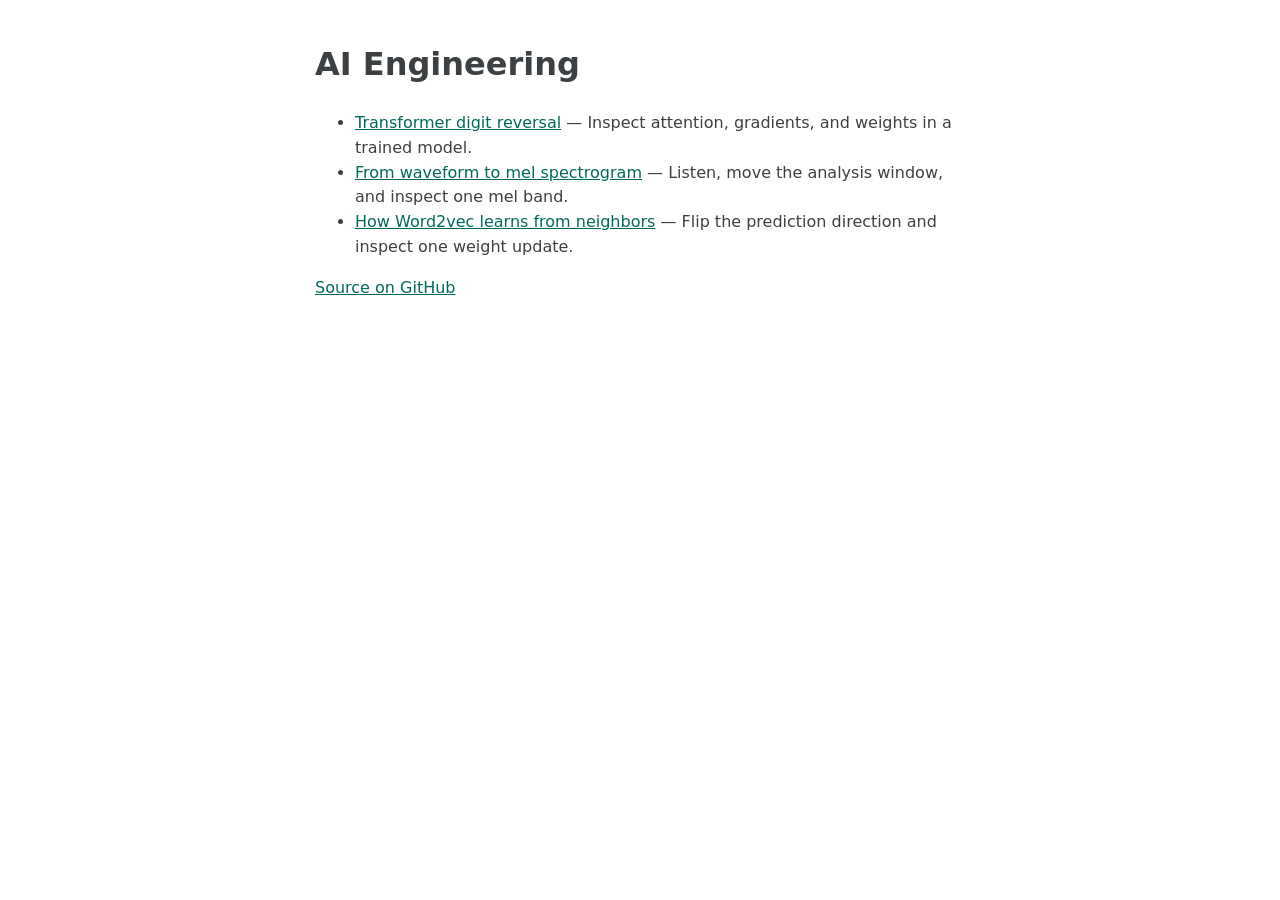
<file: docs/index.html>
<!doctype html>
<html lang="en">
<head>
  <meta charset="utf-8">
  <meta name="viewport" content="width=device-width, initial-scale=1">
  <title>AI Engineering</title>
  <style>body{max-width:650px;margin:40px auto;padding:0 16px;font:16px/1.55 system-ui;color:#3c4043}a{color:#00695c}</style>
</head>
<body>
  <h1>AI Engineering</h1>
  <ul>
    <li><a href="./digit-reversal/">Transformer digit reversal</a> — Inspect attention, gradients, and weights in a trained model.</li>
    <li><a href="./visualizations/mel-spectrogram/">From waveform to mel spectrogram</a> — Listen, move the analysis window, and inspect one mel band.</li>
    <li><a href="./visualizations/word2vec/">How Word2vec learns from neighbors</a> — Flip the prediction direction and inspect one weight update.</li>
  </ul>
  <p><a href="https://github.com/SinghCoder/ai-engineering">Source on GitHub</a></p>
</body>
</html>
</file>
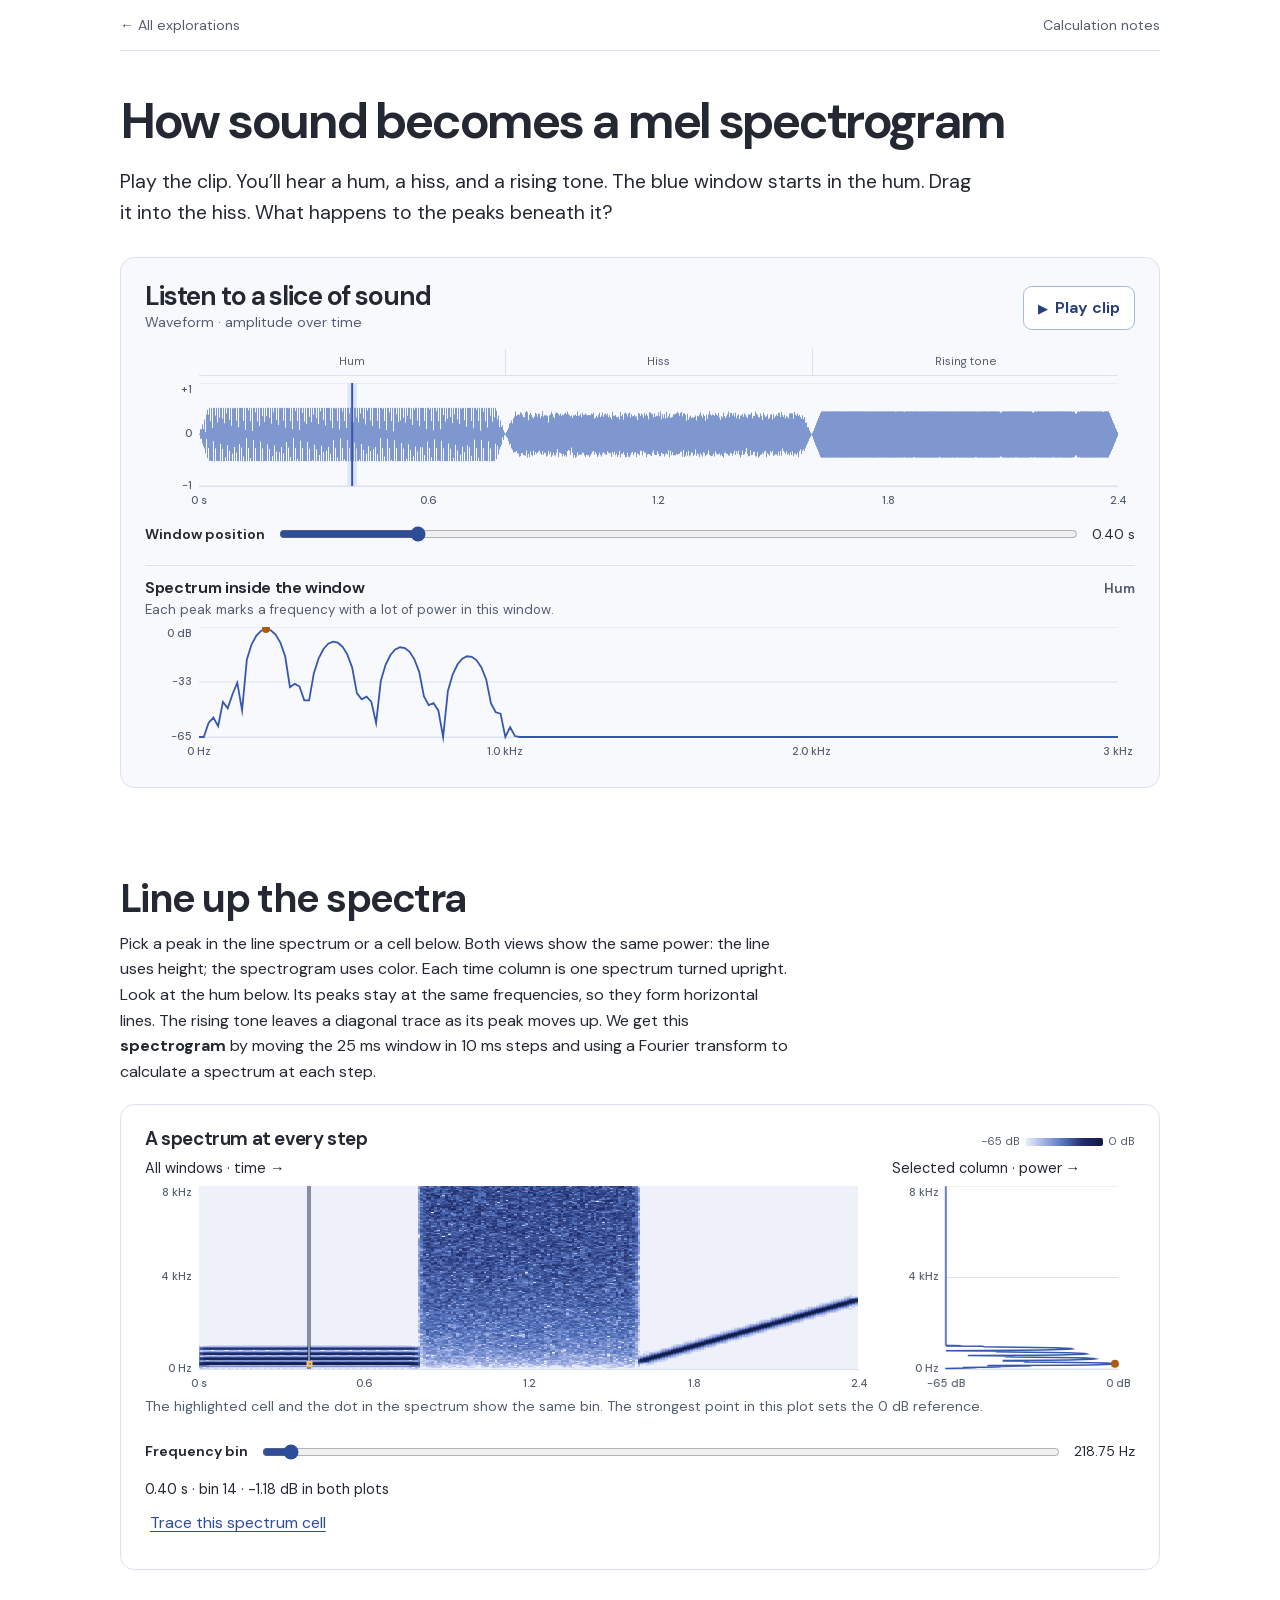
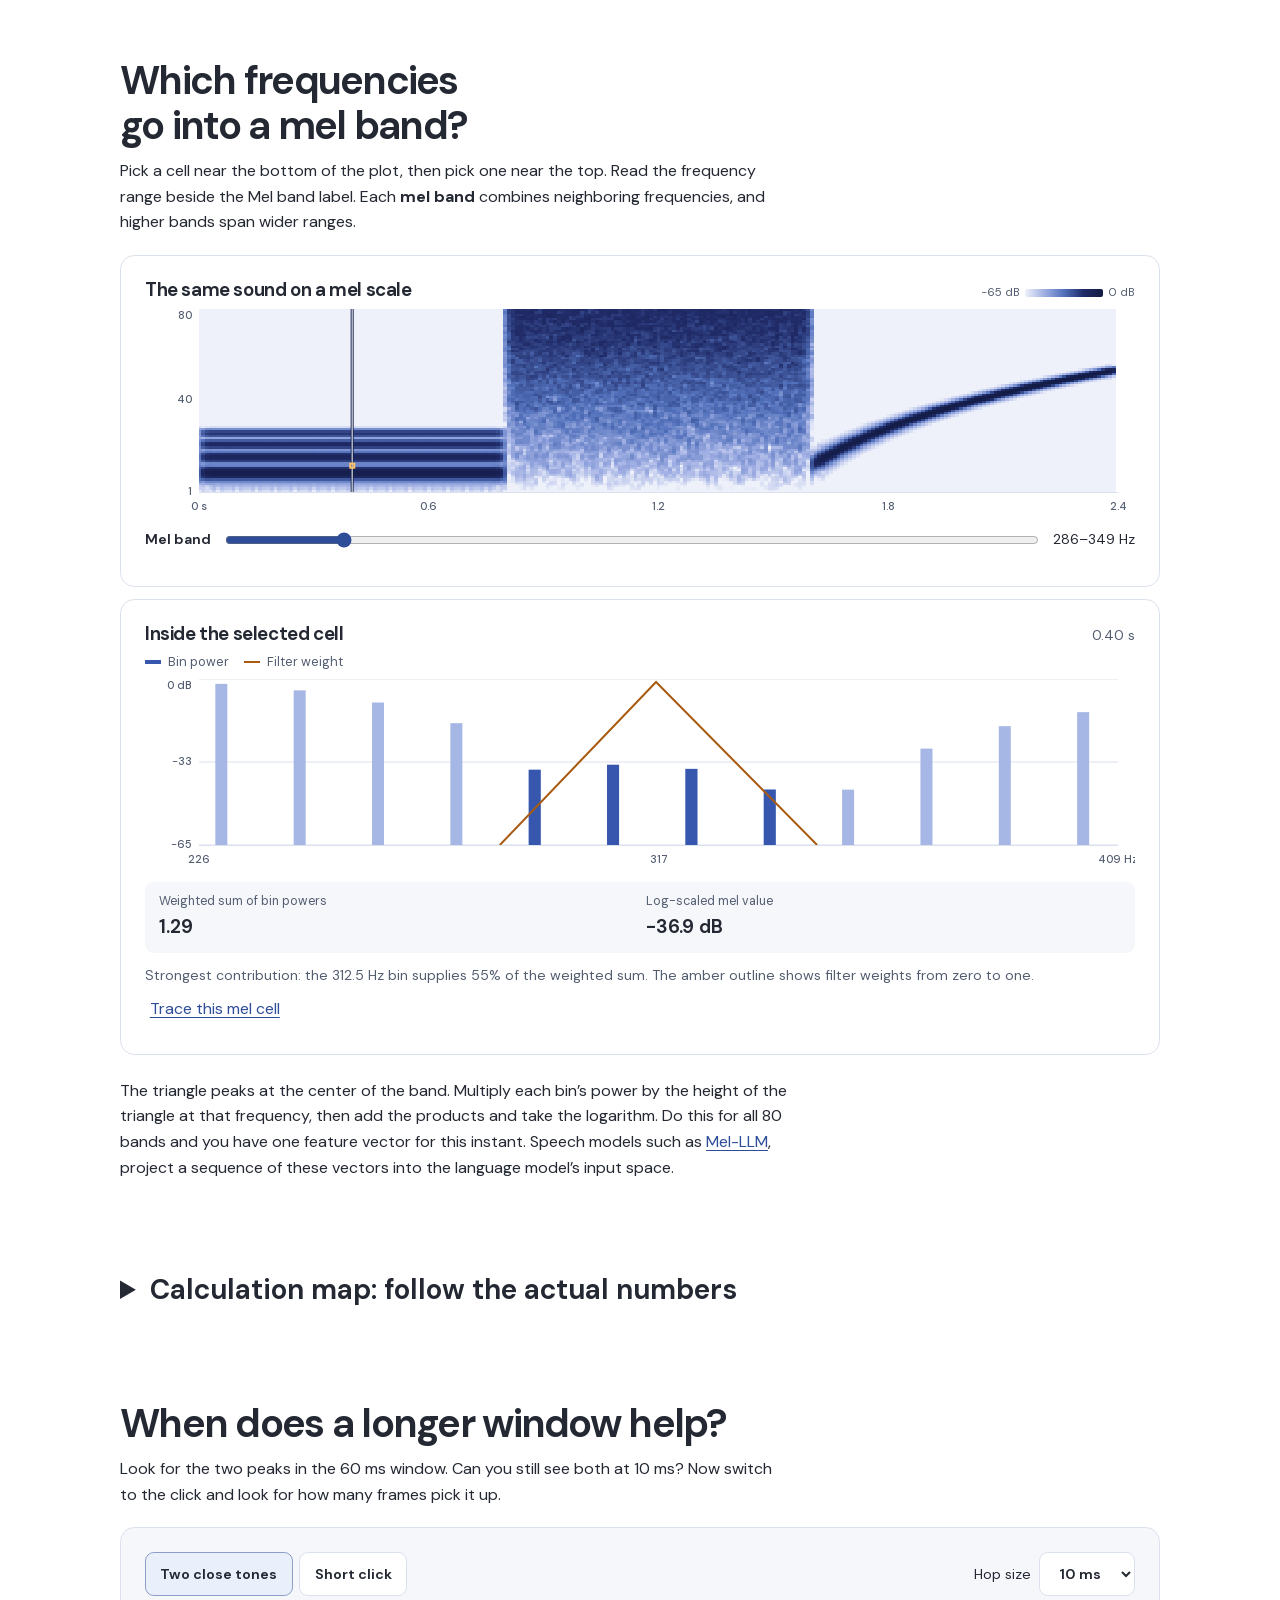
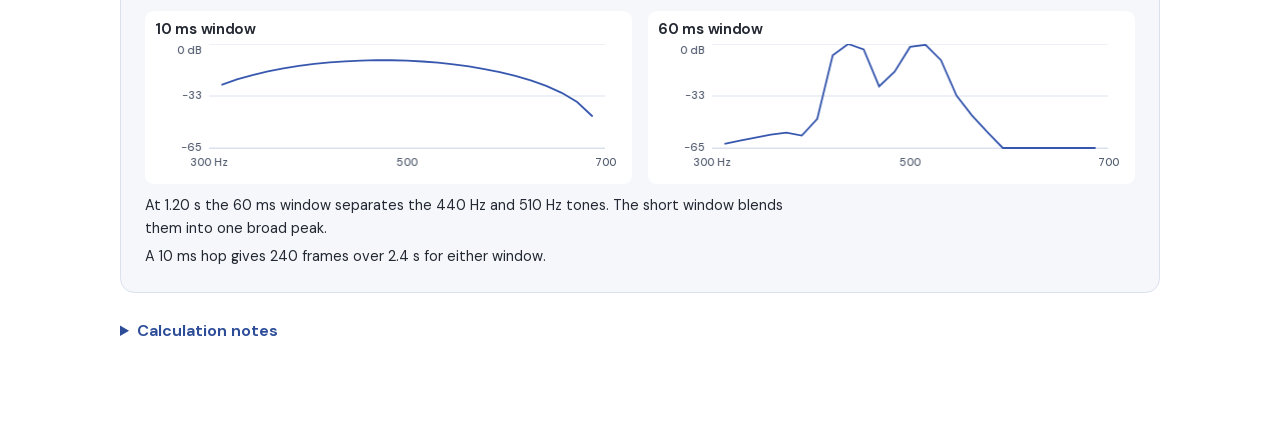
<file: docs/visualizations/mel-spectrogram/index.html>
<!doctype html>
<html lang="en">
<head>
  <meta charset="utf-8">
  <meta name="viewport" content="width=device-width, initial-scale=1">
  <meta name="theme-color" content="#ffffff">
  <meta name="description" content="Listen to a clip, scrub through its spectrogram, and trace one mel value back to the frequencies that contribute to it.">
  <title>How sound becomes a mel spectrogram</title>
  <link rel="stylesheet" href="../editorial.css">
  <link rel="stylesheet" href="mel.css">
  <script src="dsp.js" defer></script>
  <script src="explore.js" defer></script>
  <script src="audit.js" defer></script>
</head>
<body>
  <header class="masthead measure">
    <a href="../../">← All explorations</a>
    <a href="#method">Calculation notes</a>
  </header>
  <main class="measure">
    <h1>How sound becomes a mel spectrogram</h1>
    <p class="lede prose">Play the clip. You’ll hear a hum, a hiss, and a rising tone. The blue window starts in the hum. Drag it into the hiss. What happens to the peaks beneath it?</p>

    <figure class="wave-figure" aria-labelledby="wave-title">
      <div class="figure-head">
        <div>
          <h2 id="wave-title">Listen to a slice of sound</h2>
          <p>Waveform · amplitude over time</p>
        </div>
        <button class="control play" id="play" type="button"><span id="play-icon" aria-hidden="true">▶</span> <span id="play-label">Play clip</span></button>
      </div>
      <div class="regions" aria-hidden="true"><span>Hum</span><span>Hiss</span><span>Rising tone</span></div>
      <canvas id="wave" class="plot wave" role="img" aria-label="Waveform of a hum, a hiss, and a rising tone. The blue window shows the selected frame."></canvas>
      <div class="range-row">
        <label for="frame">Window position</label>
        <input id="frame" type="range" min="0" value="40">
        <output id="frameInfo" for="frame"></output>
      </div>
      <p id="audio-status" class="audio-status" role="status"></p>
      <div class="window-spectrum">
        <div class="figure-head"><h3>Spectrum inside the window</h3><span id="window-region"></span></div>
        <p>Each peak marks a frequency with a lot of power in this window.</p>
        <canvas id="spectrum" class="plot spectrum" role="img" aria-label="Frequency spectrum for the current window, with frequency in hertz and relative power in decibels."></canvas>
      </div>
    </figure>

    <section class="lesson" aria-labelledby="spectrum-title">
      <div class="prose section-intro">
        <h2 id="spectrum-title">Line up the spectra</h2>
        <p>Pick a peak in the line spectrum or a cell below. Both views show the same power: the line uses height; the spectrogram uses color. Each time column is one spectrum turned upright. Look at the hum below. Its peaks stay at the same frequencies, so they form horizontal lines. The rising tone leaves a diagonal trace as its peak moves up. We get this <strong>spectrogram</strong> by moving the 25 ms window in 10 ms steps and using a Fourier transform to calculate a spectrum at each step.</p>
      </div>
      <figure class="map-figure" aria-labelledby="linear-title">
        <div class="figure-head">
          <h3 id="linear-title">A spectrum at every step</h3>
          <span class="scale">−65 dB <span aria-hidden="true"></span> 0 dB</span>
        </div>
        <div class="column-pair">
          <div><p class="comparison-note">All windows · time →</p><canvas id="linear" class="plot map" role="img" aria-label="Spectrogram with time in seconds, frequency in hertz, and a cursor synchronized to the waveform."></canvas></div>
          <div><p class="comparison-note">Selected column · power →</p><canvas id="column" class="plot map" role="img" aria-label="The selected spectrum turned upright, with frequency on the vertical axis and decibels on the horizontal axis."></canvas></div>
        </div>
        <figcaption>The highlighted cell and the dot in the spectrum show the same bin. The strongest point in this plot sets the 0 dB reference.</figcaption>
        <div class="range-row">
          <label for="bin">Frequency bin</label>
          <input id="bin" type="range" min="0" max="512" value="14">
          <output id="bin-frequency" for="bin"></output>
        </div>
        <p id="bin-result" class="comparison-note"></p>
        <button id="trace-bin" class="text-control" type="button">Trace this spectrum cell</button>
      </figure>
    </section>

    <section class="lesson" aria-labelledby="mel-title">
      <div class="prose section-intro">
        <h2 id="mel-title">Which frequencies go into a mel band?</h2>
        <p>Pick a cell near the bottom of the plot, then pick one near the top. Read the frequency range beside the Mel band label. Each <strong>mel band</strong> combines neighboring frequencies, and higher bands span wider ranges.</p>
      </div>
      <figure class="map-figure" aria-labelledby="mel-plot-title">
        <div class="figure-head">
          <h3 id="mel-plot-title">The same sound on a mel scale</h3>
          <span class="scale">−65 dB <span aria-hidden="true"></span> 0 dB</span>
        </div>
        <canvas id="mel" class="plot map" role="img" aria-label="Mel spectrogram with time in seconds, bands numbered low to high, and the current cell highlighted."></canvas>
        <div class="range-row">
          <label for="band">Mel band</label>
          <input id="band" type="range" min="1" max="80" value="12">
          <output id="bandInfo" for="band"></output>
        </div>
      </figure>
      <figure class="slice-figure band-figure" aria-labelledby="filter-title">
        <div class="figure-head">
          <h3 id="filter-title">Inside the selected cell</h3>
          <output id="cellTime" for="frame"></output>
        </div>
        <div class="figure-legend"><span><i class="power-swatch"></i> Bin power</span><span><i class="weight-swatch"></i> Filter weight</span></div>
        <canvas id="detail" class="plot detail" role="img" aria-label="Frequency bins around the selected mel band. Solid bars show power and an amber triangle shows filter weights."></canvas>
        <div class="calculation">
          <div><span>Weighted sum of bin powers</span><output id="power" for="frame band"></output></div>
          <div><span>Log-scaled mel value</span><output id="level" for="frame band"></output></div>
        </div>
        <figcaption id="contribution"></figcaption>
        <button id="trace-mel" class="text-control" type="button">Trace this mel cell</button>
      </figure>
      <p class="prose bridge">The triangle peaks at the center of the band. Multiply each bin’s power by the height of the triangle at that frequency, then add the products and take the logarithm. Do this for all 80 bands and you have one feature vector for this instant. Speech models such as <a href="https://arxiv.org/html/2606.10231v4#S3.SS2">Mel-LLM</a>, project a sequence of these vectors into the language model’s input space.</p>
    </section>

    <section class="lesson" aria-labelledby="audit-title">
      <details id="audit">
        <summary id="audit-title">Calculation map: follow the actual numbers</summary>
        <p class="prose">Start at a result and work backward. The window, frequency bin and mel band stay linked to the plots. <a href="../../digit-reversal/">The digit-reversal Transformer</a> uses the same approach: pick an output, then inspect the operands.</p>
        <div class="audit-controls">
          <label for="audit-frame">Window position</label>
          <input id="audit-frame" type="range" min="0" max="239" value="40">
          <output id="audit-selection" for="audit-frame"></output>
          <label for="audit-bin">Frequency bin</label>
          <input id="audit-bin" type="number" min="0" max="512" value="14">
          <label for="audit-band">Mel band</label>
          <input id="audit-band" type="number" min="1" max="80" value="12">
        </div>
        <div class="audit-map" role="group" aria-label="Calculation stage">
          <button type="button" class="control" data-stage="window">1. Window &amp; pad</button>
          <button type="button" class="control" data-stage="dft">2. Fourier transform</button>
          <button type="button" class="control" data-stage="power">3. Power</button>
          <button type="button" class="control" data-stage="mel">4. Mel filter</button>
          <button type="button" class="control" data-stage="log">5. Log &amp; color</button>
        </div>
        <div id="audit-content" class="audit-content"></div>
        <details id="paper-example" class="method">
          <summary>Work an eight-sample example on paper</summary>
          <p class="prose">This toy frame uses the same Fourier and power operations, with a rectangular window and no padding so the numbers stay small. All eight samples and all five nonnegative-frequency rows are shown. Start with bin 2: multiply its cosine row elementwise by the samples, then add. Repeat with the negative-sine row.</p>
          <div id="paper-content"></div>
        </details>
      </details>
    </section>

    <section class="lesson" aria-labelledby="tradeoff-title">
      <div class="prose section-intro">
        <h2 id="tradeoff-title">When does a longer window help?</h2>
        <p>Look for the two peaks in the 60 ms window. Can you still see both at 10 ms? Now switch to the click and look for how many frames pick it up.</p>
      </div>
      <div class="experiment">
        <div class="experiment-bar">
          <div class="choice" role="group" aria-label="Choose a sound for comparison">
            <button class="control" type="button" data-example="tones" aria-pressed="true">Two close tones</button>
            <button class="control" type="button" data-example="pulse" aria-pressed="false">Short click</button>
          </div>
          <label class="hop-label" for="hop">Hop size <select id="hop" class="control"><option value="5">5 ms</option><option value="10" selected>10 ms</option><option value="20">20 ms</option></select></label>
        </div>
        <div class="comparison">
          <figure><h3>10 ms window</h3><canvas id="shortWindow" class="plot comparison-plot" role="img" aria-label="Result using a 10 millisecond window."></canvas></figure>
          <figure><h3>60 ms window</h3><canvas id="longWindow" class="plot comparison-plot" role="img" aria-label="Result using a 60 millisecond window."></canvas></figure>
        </div>
        <p id="comparison-note" class="comparison-note"></p>
        <p id="hop-note" class="comparison-note" aria-live="polite"></p>
      </div>
      <details id="method" class="prose method">
        <summary>Calculation notes</summary>
        <p>We generate 2.4 seconds of audio at 16 kHz. For each frame, we apply a centered Hann window, pad with zeros, and compute a 1,024-point FFT. We square the magnitudes to get power and space the triangular filters on the HTK mel scale. Each heatmap uses its own peak as the 0 dB reference. Each pair in the window comparison shares a reference.</p>
      </details>
    </section>
  </main>
</body>
</html>
</file>
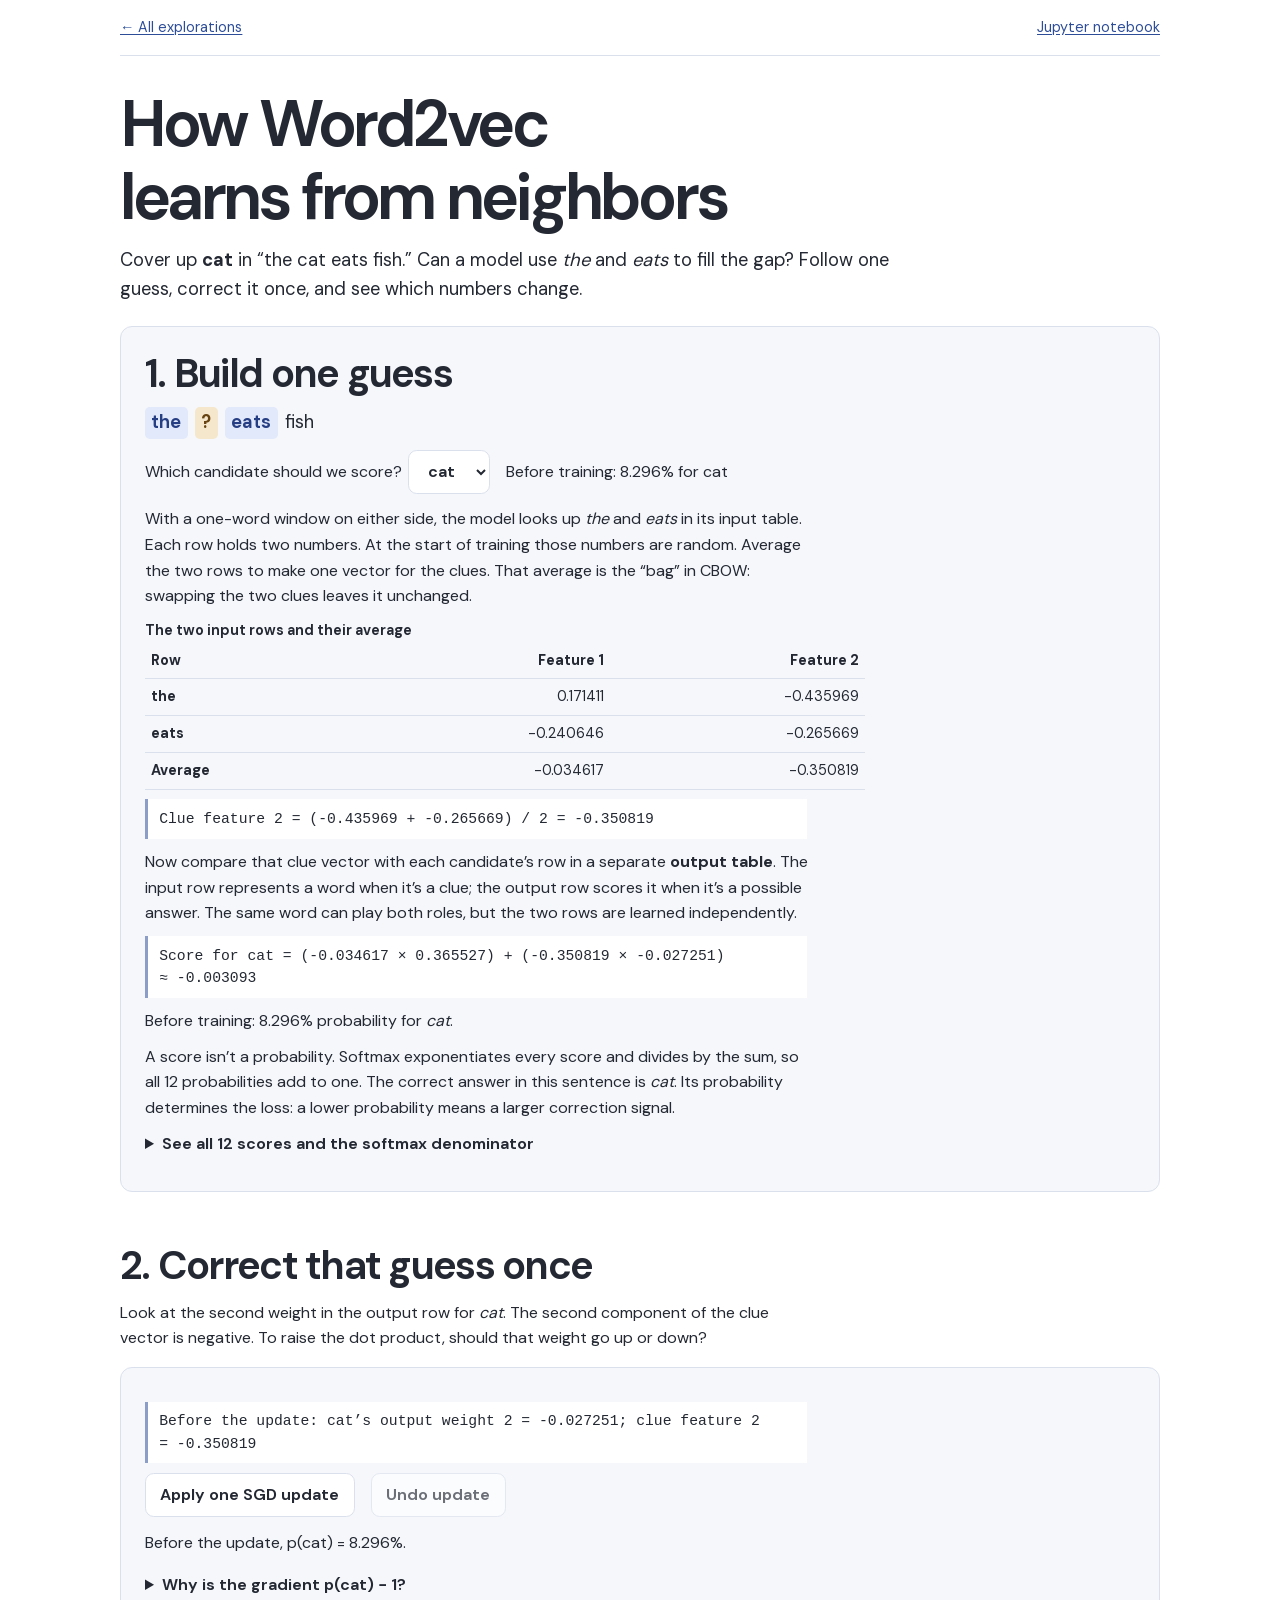
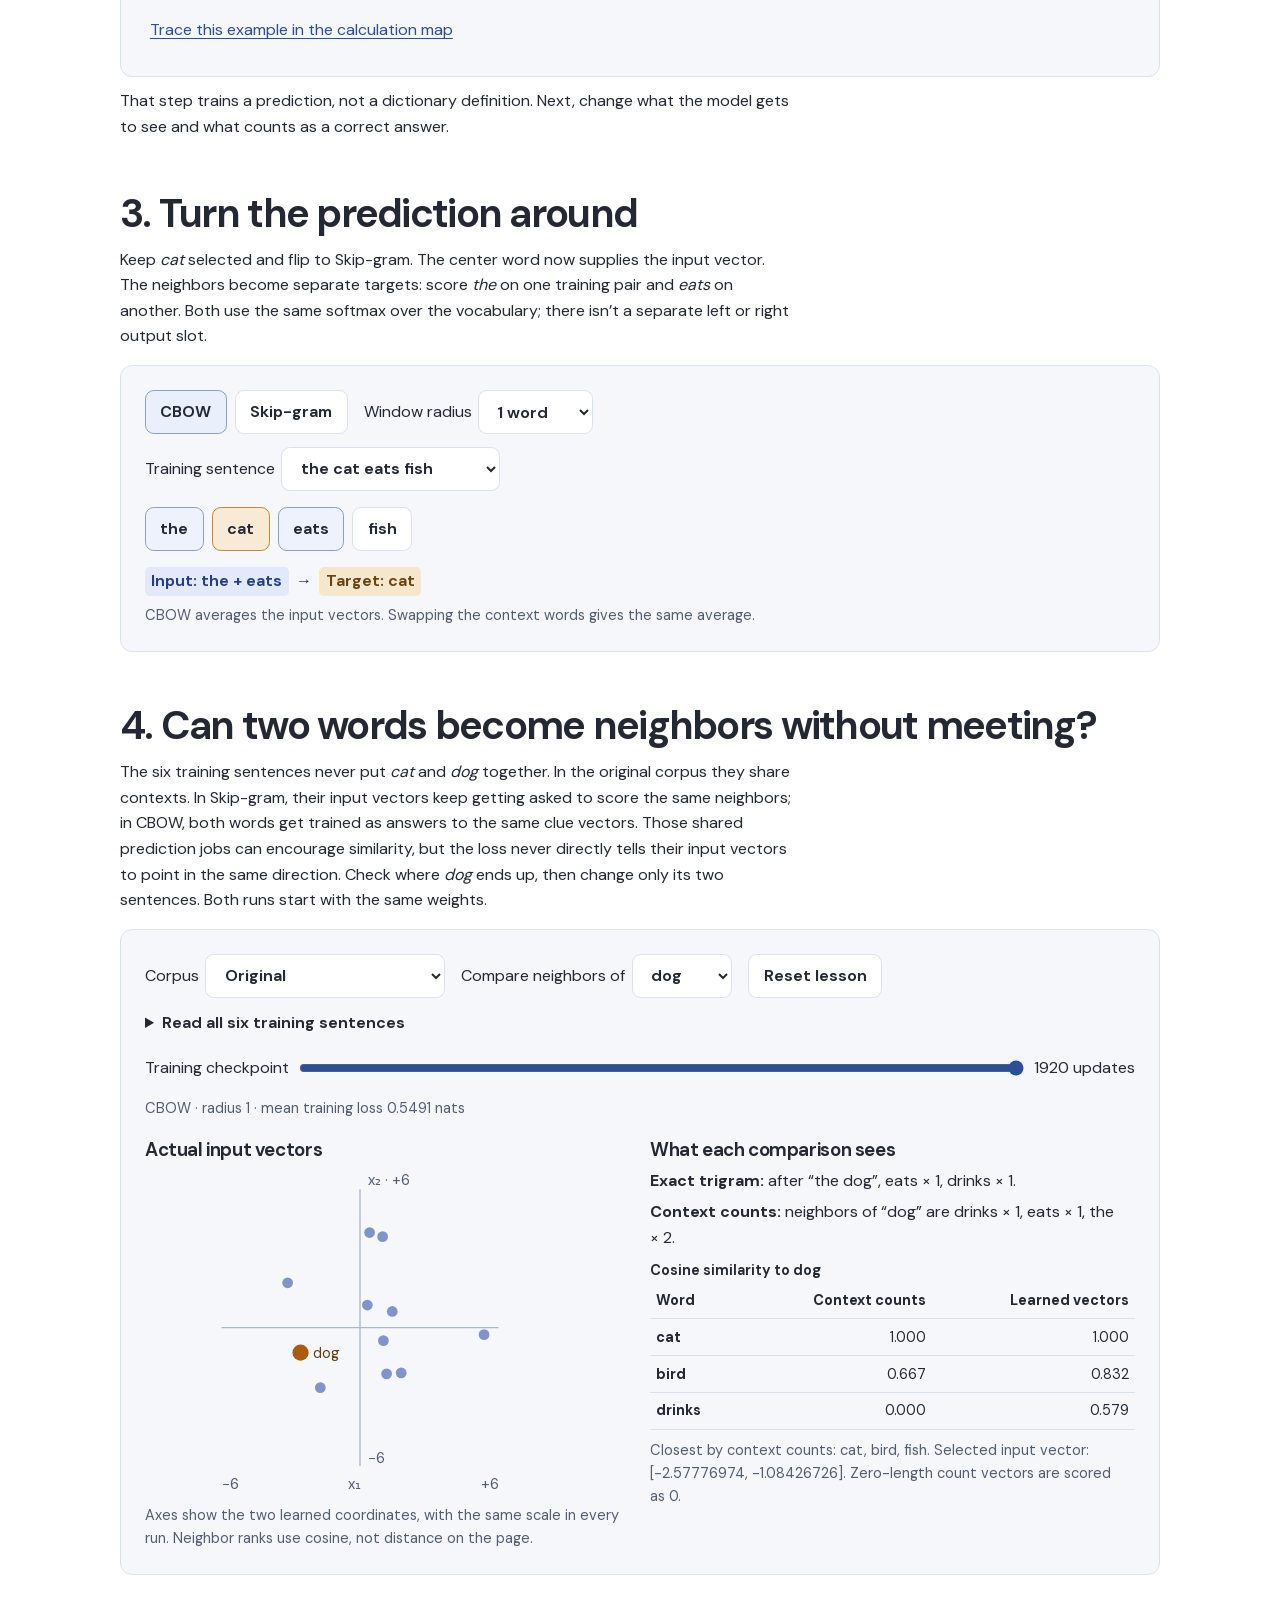
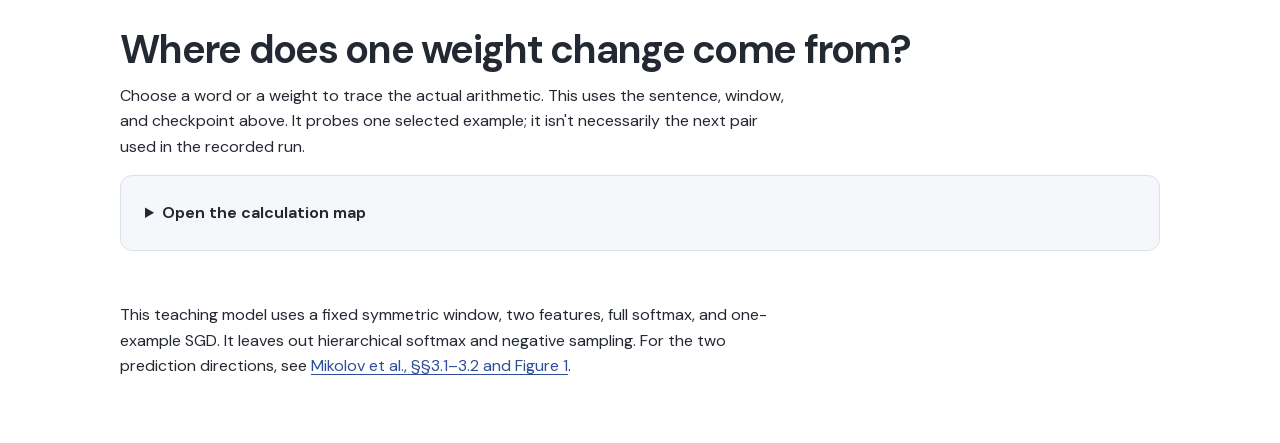
<file: docs/visualizations/word2vec/index.html>
<!doctype html>
<html lang="en">
<head>
<meta charset="utf-8">
<meta name="viewport" content="width=device-width, initial-scale=1">
<title>How Word2vec learns from neighbors</title>
<link rel="stylesheet" href="../editorial.css">
<link rel="stylesheet" href="word2vec.css">
<script defer src="checkpoints.js"></script><script defer src="explore.js"></script>
</head>
<body>
<header class="measure mast"><a href="../../">← All explorations</a><a href="https://github.com/SinghCoder/ai-engineering/blob/main/word2vec/word2vec.ipynb">Jupyter notebook</a></header>
<main class="measure">
<h1>How Word2vec learns from neighbors</h1>
<p class="lede prose">Cover up <strong>cat</strong> in “the cat eats fish.” Can a model use <em>the</em> and <em>eats</em> to fill the gap? Follow one guess, correct it once, and see which numbers change.</p>

<section class="experiment walkthrough" aria-labelledby="walk-title">
  <h2 id="walk-title">1. Build one guess</h2>
  <p class="masked"><span class="clue">the</span> <span class="target">?</span> <span class="clue">eats</span> <span>fish</span></p>
  <div class="controls"><label for="walk-word">Which candidate should we score? <select class="control" id="walk-word"><option value="cat">cat</option><option value="dog">dog</option></select></label><output id="walk-quick" for="walk-word"></output></div>
  <p class="prose">With a one-word window on either side, the model looks up <em>the</em> and <em>eats</em> in its input table. Each row holds two numbers. At the start of training those numbers are random. Average the two rows to make one vector for the clues. That average is the “bag” in CBOW: swapping the two clues leaves it unchanged.</p>
  <div id="walk-average"></div>
  <p class="prose">Now compare that clue vector with each candidate’s row in a separate <strong>output table</strong>. The input row represents a word when it’s a clue; the output row scores it when it’s a possible answer. The same word can play both roles, but the two rows are learned independently.</p>
  <div id="walk-score" aria-live="polite"></div>
  <p class="prose">A score isn’t a probability. Softmax exponentiates every score and divides by the sum, so all 12 probabilities add to one. The correct answer in this sentence is <em>cat</em>. Its probability determines the loss: a lower probability means a larger correction signal.</p>
  <details><summary>See all 12 scores and the softmax denominator</summary><div id="walk-probs"></div></details>
</section>

<section class="lesson" aria-labelledby="learn-title">
  <h2 id="learn-title">2. Correct that guess once</h2>
  <p class="prose">Look at the second weight in the output row for <em>cat</em>. The second component of the clue vector is negative. To raise the dot product, should that weight go up or down?</p>
  <div class="experiment walkthrough">
    <div id="walk-gradient"></div>
    <div class="controls"><button type="button" class="control" id="walk-step">Apply one SGD update</button><button type="button" class="control" id="walk-reset" disabled>Undo update</button></div>
    <div id="walk-result" aria-live="polite"></div>
    <details><summary>Why is the gradient p(cat) − 1?</summary>
      <p class="prose">First differentiate the loss with respect to the <em>score</em>, then the score with respect to the <em>weight</em>.</p>
      <p class="formula">−ln p(cat) = ln Σ exp(score[word]) − score[cat]</p>
      <p class="prose">The derivative of the first term with respect to the cat score is its softmax probability. The derivative of −score[cat] is −1. Finally, the derivative of the cat score with respect to its second output weight is just clue feature 2: that’s the number multiplying the weight in the dot product. Multiply these two derivatives to get the weight gradient.</p>
    </details>
    <button type="button" class="text-control" id="walk-audit">Trace this example in the calculation map</button>
  </div>
  <p class="prose">That step trains a prediction, not a dictionary definition. Next, change what the model gets to see and what counts as a correct answer.</p>
</section>

<section class="lesson" aria-labelledby="direction-title">
<h2 id="direction-title">3. Turn the prediction around</h2>
<p class="prose">Keep <em>cat</em> selected and flip to Skip-gram. The center word now supplies the input vector. The neighbors become separate targets: score <em>the</em> on one training pair and <em>eats</em> on another. Both use the same softmax over the vocabulary; there isn’t a separate left or right output slot.</p>
<section class="experiment" aria-label="Choose which words predict which">
  <div class="controls">
    <div class="choice" role="group" aria-label="Training objective">
      <button class="control" id="cbow" aria-pressed="true">CBOW</button>
      <button class="control" id="skip" aria-pressed="false">Skip-gram</button>
    </div>
    <label for="radius">Window radius <select class="control" id="radius"><option value="1">1 word</option><option value="2">2 words</option></select></label>
  </div>
  <label for="sentence" class="compact">Training sentence <select class="control" id="sentence"></select></label>
  <div id="tokens" class="tokens" role="group" aria-label="Choose a center word"></div>
  <div id="pairs" class="pairs" aria-live="polite"></div>
  <p id="rule" class="note"></p>
</section>
</section>

<section class="lesson">
<h2>4. Can two words become neighbors without meeting?</h2>
<p class="prose">The six training sentences never put <em>cat</em> and <em>dog</em> together. In the original corpus they share contexts. In Skip-gram, their input vectors keep getting asked to score the same neighbors; in CBOW, both words get trained as answers to the same clue vectors. Those shared prediction jobs can encourage similarity, but the loss never directly tells their input vectors to point in the same direction. Check where <em>dog</em> ends up, then change only its two sentences. Both runs start with the same weights.</p>
<div class="experiment">
  <div class="controls">
    <label for="variant">Corpus <select class="control" id="variant"><option value="base">Original</option><option value="edit">Edit the dog sentences</option></select></label>
    <label for="query">Compare neighbors of <select class="control" id="query"></select></label>
    <button class="control" id="reset">Reset lesson</button>
  </div>
  <details><summary>Read all six training sentences</summary><ol id="corpus-list"></ol></details>
  <div class="scrub"><label for="step">Training checkpoint</label><input id="step" type="range" min="0" value="9"><output id="step-label" for="step"></output></div>
  <p id="training" class="note"></p>
  <div class="compare-grid">
    <figure><h3>Actual input vectors</h3><svg id="plot" viewBox="0 0 320 255" role="img" aria-label="Two-dimensional input embedding plot"></svg>
    <figcaption>Axes show the two learned coordinates, with the same scale in every run. Neighbor ranks use cosine, not distance on the page.</figcaption></figure>
    <div><h3>What each comparison sees</h3><div id="counts"></div><div id="neighbors"></div></div>
  </div>
</div>
</section>

<section class="lesson">
<h2>Where does one weight change come from?</h2>
<p class="prose">Choose a word or a weight to trace the actual arithmetic. This uses the sentence, window, and checkpoint above. It probes one selected example; it isn't necessarily the next pair used in the recorded run.</p>
<details id="math" class="experiment">
<summary>Open the calculation map</summary>
<div class="controls">
<label for="pair">Training pair <select class="control" id="pair"></select></label>
<button type="button" class="control" id="recorded">Load the recorded training pair</button>
<label for="score">Score word <select class="control" id="score"></select></label>
</div>
<div class="controls" id="stages" role="group" aria-label="Calculation stage">
<button class="control" data-stage="lookup">1. Embeddings</button>
<button class="control" data-stage="score">2. Dot products</button>
<button class="control" data-stage="loss">3. Softmax &amp; loss</button>
<button class="control" data-stage="update">4. Gradients &amp; SGD</button>
</div>
<div id="weight-controls" class="controls" hidden>
<label for="table">Weight table <select class="control" id="table"><option value="U">Output U</option><option value="E">Input E</option></select></label>
<label for="weight">Weight word <select class="control" id="weight"></select></label>
<label for="feature">Feature <select class="control" id="feature"><option value="0">1</option><option value="1">2</option></select></label>
</div>
<div id="update"></div>
<div id="operands"></div>
</details>
</section>
<footer class="lesson prose">
<p>This teaching model uses a fixed symmetric window, two features, full softmax, and one-example SGD. It leaves out hierarchical softmax and negative sampling. For the two prediction directions, see <a href="https://arxiv.org/abs/1301.3781">Mikolov et al., §§3.1–3.2 and Figure 1</a>.</p>
</footer>
</main>
</body>
</html>
</file>
<file: docs/visualizations/editorial.css>
@font-face {
  font-family: "DM Sans";
  src: url("fonts/dm-sans-latin.woff2") format("woff2");
  font-weight: 400 700;
  font-display: swap;
}

:root {
  color-scheme: light;
  --paper: #fff;
  --ink: #232832;
  --muted: #535d70;
  --rule: #dbe1ec;
  --soft: #f5f7fb;
  --link: #2d4d98;
  --font: "DM Sans", Arial, sans-serif;
  font-family: var(--font);
  color: var(--ink);
  background: var(--paper);
}

* { box-sizing: border-box; }
body { margin: 0; line-height: 1.6; }
a { color: var(--link); text-underline-offset: 0.17em; }
:focus-visible { outline: 3px solid var(--link); outline-offset: 4px; }
h1, h2, h3, p, figure { margin: 0; }
h1, h2, h3 { line-height: 1.12; text-wrap: balance; }
h1 { font-size: clamp(2.3rem, 6vw, 4.05rem); letter-spacing: -0.058em; font-weight: 650; }
h2 { font-size: clamp(1.75rem, 4vw, 2.5rem); letter-spacing: -0.043em; font-weight: 650; }
h3 { letter-spacing: -0.021em; font-weight: 650; }
p { text-wrap: pretty; }
.prose { max-width: 61ch; }
.measure { width: min(100% - 2.5rem, 65rem); margin-inline: auto; }

button, select, input { font: inherit; color: inherit; }
button { cursor: pointer; }
.control {
  min-block-size: 44px;
  padding-inline: 0.9rem;
  border: 1px solid var(--rule);
  border-radius: 0.55rem;
  background: var(--paper);
  font-weight: 650;
}
.control:hover { background: var(--soft); border-color: #aeb9d1; }
.control[aria-pressed="true"] { background: #e9effb; border-color: #8c9ec7; }
.text-control {
  min-height: 44px;
  border: 0;
  padding: 0 0.3rem;
  background: transparent;
  color: var(--link);
  text-decoration: underline;
  text-underline-offset: 0.2em;
}
input[type="range"] {
  min-width: 0;
  min-height: 44px;
  margin: 0;
  accent-color: var(--link);
  cursor: pointer;
}
.visually-hidden {
  position: absolute;
  width: 1px;
  height: 1px;
  padding: 0;
  overflow: hidden;
  clip-path: inset(50%);
  white-space: nowrap;
}
</file>
<file: docs/visualizations/mel-spectrogram/mel.css>
:root { --signal: #3757ae; --weight: #a85b11; --plot-left: 54px; --plot-right: 17px; }

.masthead {
  display: flex;
  justify-content: space-between;
  gap: 0.75rem;
  padding: 0.85rem 0;
  border-bottom: 1px solid var(--rule);
  font-size: 0.88rem;
}
.masthead a { color: var(--muted); text-decoration: none; }
.masthead a:hover { text-decoration: underline; }

main { padding: clamp(1.7rem, 3.4vw, 2.65rem) 0 5rem; }
main h1 { font-size: clamp(2.3rem, 4.5vw, 3.15rem); }
.lede { margin: 1rem 0 clamp(1.4rem, 3vw, 1.8rem); font-size: clamp(1.05rem, 2vw, 1.22rem); }
.wave-figure, .slice-figure, .map-figure, .experiment {
  padding: clamp(0.8rem, 2.5vw, 1.5rem);
  border: 1px solid var(--rule);
  border-radius: 0.9rem;
}
.wave-figure { background: #f7f9fd; }
.figure-head { display: flex; align-items: baseline; justify-content: space-between; flex-wrap: wrap; gap: 0.35rem 1rem; }
.wave-figure .figure-head { align-items: center; }
.wave-figure h2 { font-size: clamp(1.32rem, 3vw, 1.65rem); }
.figure-head p, .figure-head output, figcaption { color: var(--muted); font-size: 0.88rem; }
.play { flex: 0 0 auto; color: #263f7c; border-color: #a7b8dc; }
#play-icon { margin-right: 0.2rem; font-size: 0.78rem; }
.regions {
  display: grid;
  grid-template-columns: repeat(3, minmax(0, 1fr));
  margin: 0.95rem var(--plot-right) 0 var(--plot-left);
  color: var(--muted);
  font-size: 0.72rem;
  text-align: center;
}
.regions span { padding: 0.25rem 0; border-bottom: 1px solid var(--rule); }
.regions span + span { border-left: 1px solid var(--rule); }
.plot {
  display: block;
  width: 100%;
  margin-top: 0.4rem;
}
#wave, #linear, #mel { cursor: crosshair; touch-action: pan-y; }
.wave { height: clamp(105px, 12vw, 129px); }
.map { height: clamp(132px, 18vw, 209px); }
.spectrum, .detail { height: clamp(134px, 18vw, 192px); }
.range-row { display: grid; grid-template-columns: max-content minmax(3rem, 1fr) max-content; align-items: center; gap: 0.25rem 0.85rem; font-size: 0.88rem; }
.range-row label { font-weight: 650; }
output { font-variant-numeric: tabular-nums; }
.audio-status:empty { display: none; }

.lesson { margin-top: clamp(2.9rem, 7vw, 5.5rem); }
.section-intro { margin-bottom: 1.25rem; }
.section-intro p { margin-top: 0.65rem; }
.bridge { margin: 1.4rem 0; }
.scale { display: flex; align-items: center; gap: 0.3rem; font-size: 0.72rem; color: var(--muted); }
.scale span {
  width: clamp(44px, 9vw, 78px);
  height: 8px;
  border-radius: 2px;
  background: linear-gradient(90deg, #eef1fa, #9faee3, #5271bb, #202b68, #121b43);
}
.band-figure { margin-top: 0.75rem; }
.figure-legend { display: flex; gap: 0.95rem; padding-top: 0.35rem; font-size: 0.8rem; color: var(--muted); }
.figure-legend i { display: inline-block; width: 1rem; margin-right: 0.25rem; vertical-align: middle; }
.power-swatch { border-top: 4px solid var(--signal); }
.weight-swatch { border-top: 2px solid var(--weight); }
.calculation { display: grid; grid-template-columns: 1fr 1fr; gap: 0.8rem; margin: 0.7rem 0; padding: 0.65rem 0.85rem; background: var(--soft); border-radius: 0.55rem; }
.calculation span, .calculation output { display: block; }
.calculation span { color: var(--muted); font-size: 0.78rem; }
.calculation output { font-size: 1.18rem; font-weight: 650; }

.experiment { background: var(--soft); }
.experiment-bar, .choice { display: flex; align-items: center; flex-wrap: wrap; gap: 0.4rem; }
.experiment-bar { justify-content: space-between; gap: 0.75rem; }
.choice button, .hop-label { font-size: 0.89rem; }
.hop-label select { margin-left: 0.25rem; }
.comparison { display: grid; grid-template-columns: repeat(2, minmax(0, 1fr)); gap: 1rem; margin: 0.9rem 0 0.6rem; }
.comparison figure { min-width: 0; background: #fff; padding: 0.65rem; border-radius: 0.55rem; }
.comparison h3 { font-size: 0.92rem; }
.comparison-plot { height: 130px; }
.comparison-note { max-width: 65ch; font-size: 0.91rem; margin-top: 0.25rem; }
.method { margin-top: 1.55rem; }
.method summary { font-weight: 650; color: var(--link); cursor: pointer; }
.method p { margin-top: 0.55rem; }

@media (max-width: 660px) {
  :root { --plot-left: 43px; --plot-right: 13px; }
  .measure { width: calc(100% - 1.6rem); }
  .range-row { grid-template-columns: 1fr auto; row-gap: 0; }
  .range-row input { grid-column: 1 / -1; grid-row: 2; }
  .range-row output { grid-column: 2; grid-row: 1; }
  .comparison { grid-template-columns: 1fr; gap: 0.5rem; }
}

.window-spectrum { border-top: 1px solid var(--rule); margin-top: 0.6rem; padding-top: 0.7rem; }
.window-spectrum h3 { font-size: 1rem; }
.window-spectrum p, #window-region { font-size: 0.83rem; color: var(--muted); }
#window-region { font-weight: 650; }
.window-spectrum .plot { height: clamp(105px, 12vw, 136px); }

/* Optional calculation trace */
#audit > summary { font-size: clamp(1.25rem, 3vw, 1.75rem); font-weight: 650; cursor: pointer; }
#audit > p, .audit-content > p, #paper-example > p { margin-block: .75rem; }
.audit-controls, .audit-map { display: flex; align-items: center; flex-wrap: wrap; gap: .45rem .75rem; margin-block: 1rem; }
.audit-controls input[type="number"] { width: 5rem; min-height: 44px; }
.audit-controls input[type="range"] { flex: 1 1 8rem; }
.audit-content, #paper-content { border-top: 1px solid var(--rule); padding-block: 1rem; overflow-wrap: anywhere; }
.audit-formula { background: var(--soft); padding: .6rem .75rem; font-family: ui-monospace, monospace; }
.audit-table-wrap { overflow-x: auto; max-width: 100%; }
.audit-table { width: 100%; border-collapse: collapse; font-variant-numeric: tabular-nums; font-size: .88rem; text-align: right; }
.audit-table th, .audit-table td { white-space: nowrap; padding: .35rem .55rem; border-bottom: 1px solid var(--rule); }
.audit-table caption { text-align: left; font-weight: 650; padding-block: .5rem; }
.audit-table td:first-child, .audit-table th:first-child { text-align: left; }
.audit-table tr[data-selected] { background: #e9effb; }
.column-pair { display: grid; grid-template-columns: minmax(0, 3fr) minmax(0, 1fr); gap: 1rem; }
.column-pair .comparison-note { margin-block: .3rem; }
@media (max-width: 640px) { .column-pair { grid-template-columns: minmax(0, 1fr); } }
.column-pair + figcaption { margin-bottom: .75rem; }
#audit-jump { width: 5rem; min-height: 44px; }
</file>
<file: docs/visualizations/word2vec/word2vec.css>
.mast { display:flex; justify-content:space-between; gap:1rem; padding-block:1rem; border-bottom:1px solid var(--rule); font-size:.9rem; }
main { padding-block:2rem 4rem; }
.lede { margin-block:.8rem 1.35rem; font-size:1.15rem; }
.experiment { border:1px solid var(--rule); border-radius:.75rem; padding:clamp(.8rem,3vw,1.5rem); background:var(--soft); }
.controls,.choice,.tokens { display:flex; flex-wrap:wrap; gap:.5rem; align-items:center; }
.controls { gap:.55rem 1rem; margin-bottom:.8rem; }
.controls[hidden] { display:none; }
.controls label,.compact { display:flex; flex-wrap:wrap; align-items:center; gap:.4rem; }
select { max-width:100%; }
.tokens { margin-block:1rem; }
.token { min-width:3.1rem; }
.token.context { background:#eef2fd; border-color:#8c9ec7; }
.token.center { background:#f8ead5; border-color:#bc8a38; }
.pairs { display:grid; gap:.35rem; margin-bottom:.5rem; }
.pair { display:flex; flex-wrap:wrap; align-items:center; gap:.45rem; }
.clue,.target { padding:.1rem .4rem; border-radius:.3rem; font-weight:650; }
.clue { color:#263e83; background:#e2e9fb; }
.target { color:#664311; background:#f5e7cc; }
.note,figcaption { color:var(--muted); font-size:.91rem; }
.lesson { margin-top:3.2rem; }
.lesson > .prose { margin-block:.7rem 1rem; }
.scrub { display:flex; flex-wrap:wrap; gap:.3rem .65rem; align-items:center; margin-top:.6rem; }
.scrub input { flex:1 1 8rem; }
.compare-grid { display:grid; grid-template-columns:minmax(0,1fr) minmax(0,1fr); gap:1.25rem; margin-top:1.25rem; }
#plot { display:block; width:100%; height:auto; max-width:430px; }
#plot text { font: 11px var(--font); }
#counts p,#neighbors p { margin-block:.4rem; }
details summary { cursor:pointer; font-weight:650; }
#math[open] summary { margin-bottom:1rem; }
.numtable { overflow:auto; max-width:100%; margin-block:.55rem; }
table { border-collapse:collapse; width:100%; font-variant-numeric:tabular-nums; font-size:.9rem; }
td,th { border-bottom:1px solid var(--rule); padding:.4rem; text-align:right; white-space:nowrap; }
td:first-child,th:first-child { text-align:left; }
caption { text-align:left; font-weight:650; }
tr[data-active] { background:#f8ead5; }
.formula { font: .92rem/1.5 ui-monospace,monospace; background:white; border-left:3px solid #8c9ec7; padding:.55rem .7rem; margin-block:.6rem; overflow-wrap:anywhere; }
#weight-controls:not([hidden]) { margin-top:1rem; }
@media(max-width:660px){.compare-grid{grid-template-columns:minmax(0,1fr)}}
#plot line { stroke:#aab6ce; stroke-width:1; }
.scrub + .note { margin-top:.45rem; }
.control:disabled { cursor:not-allowed; opacity:.65; }
#update:not(:empty) { margin-bottom:.9rem; }
.walkthrough > p, .walkthrough > details { margin-block:.65rem; }
.masked { display:flex; gap:.45rem; align-items:center; flex-wrap:wrap; font-size:1.15rem; }
.walkthrough .numtable { max-width:45rem; }
.walkthrough .formula { max-width:75ch; }
#walk-result { margin-block:.65rem; min-height:2rem; }
#learn-title + p { margin-block:.75rem 1rem; }
</file>
